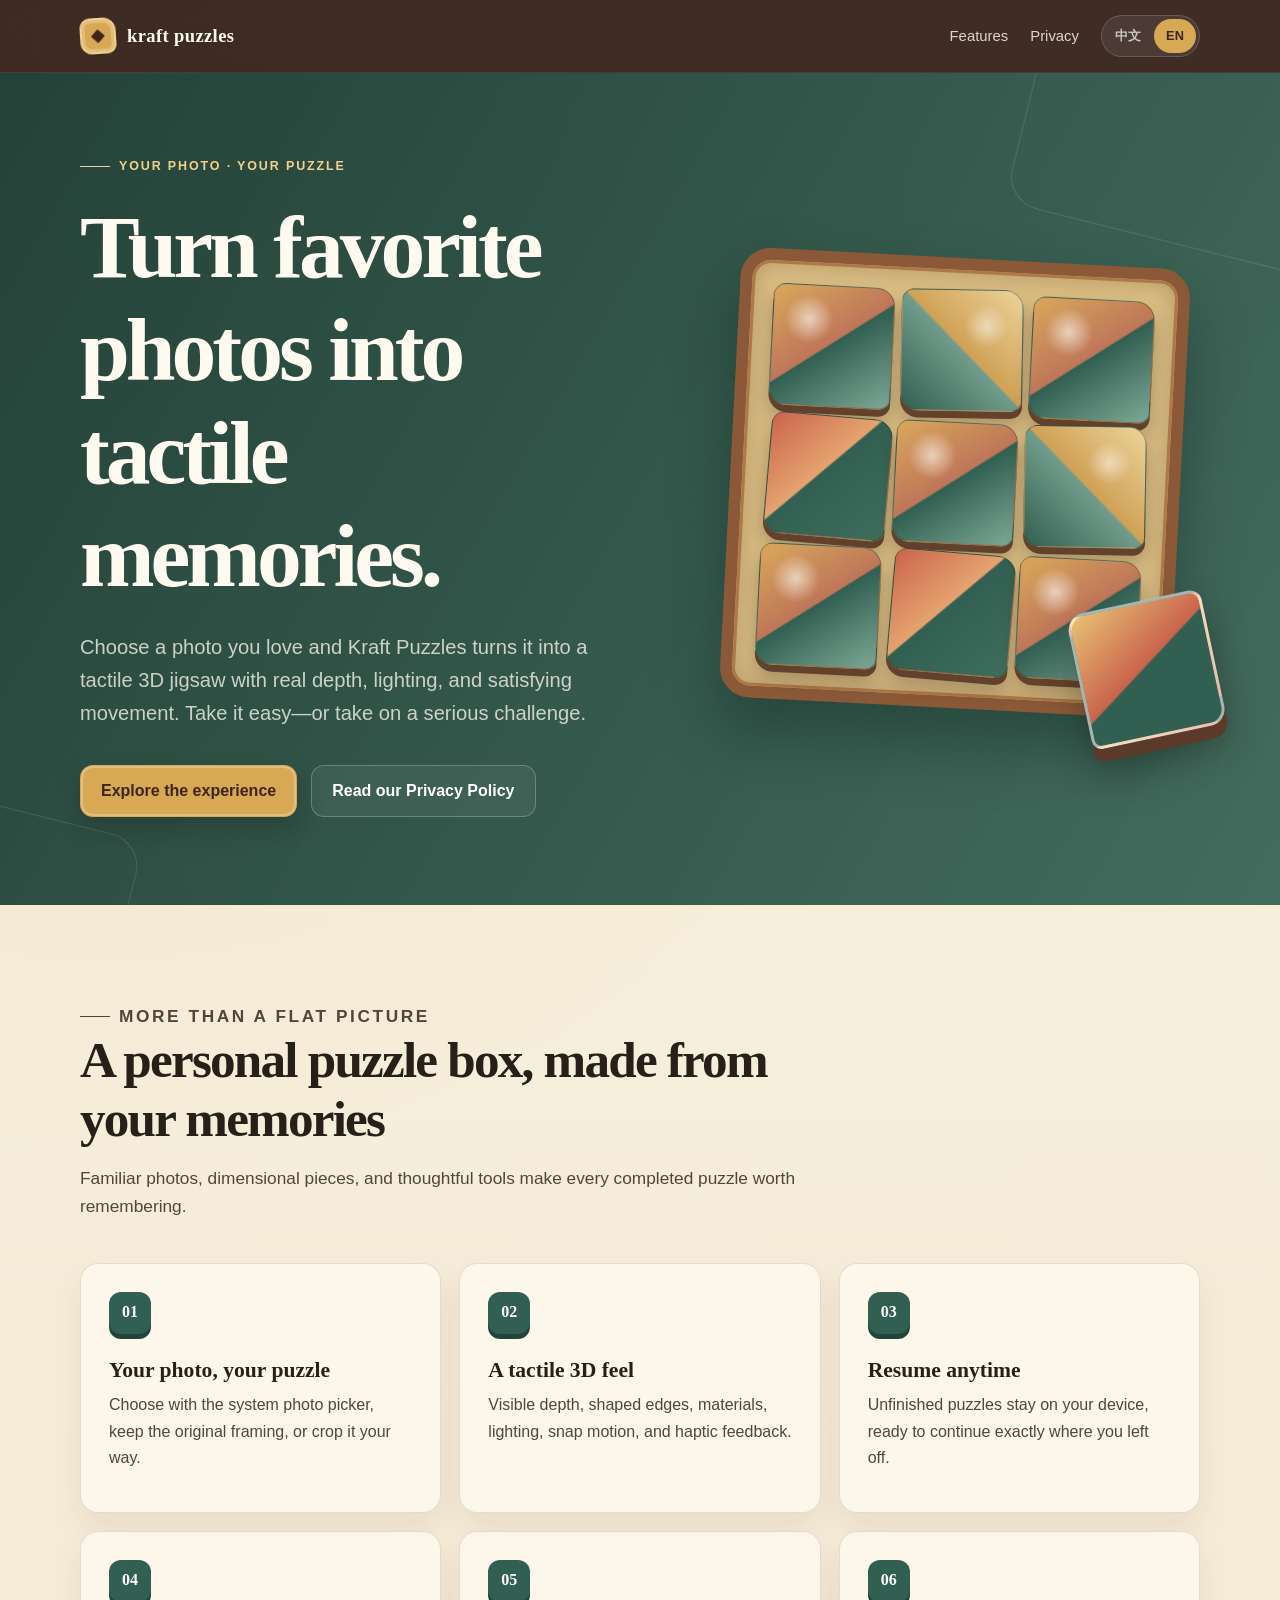
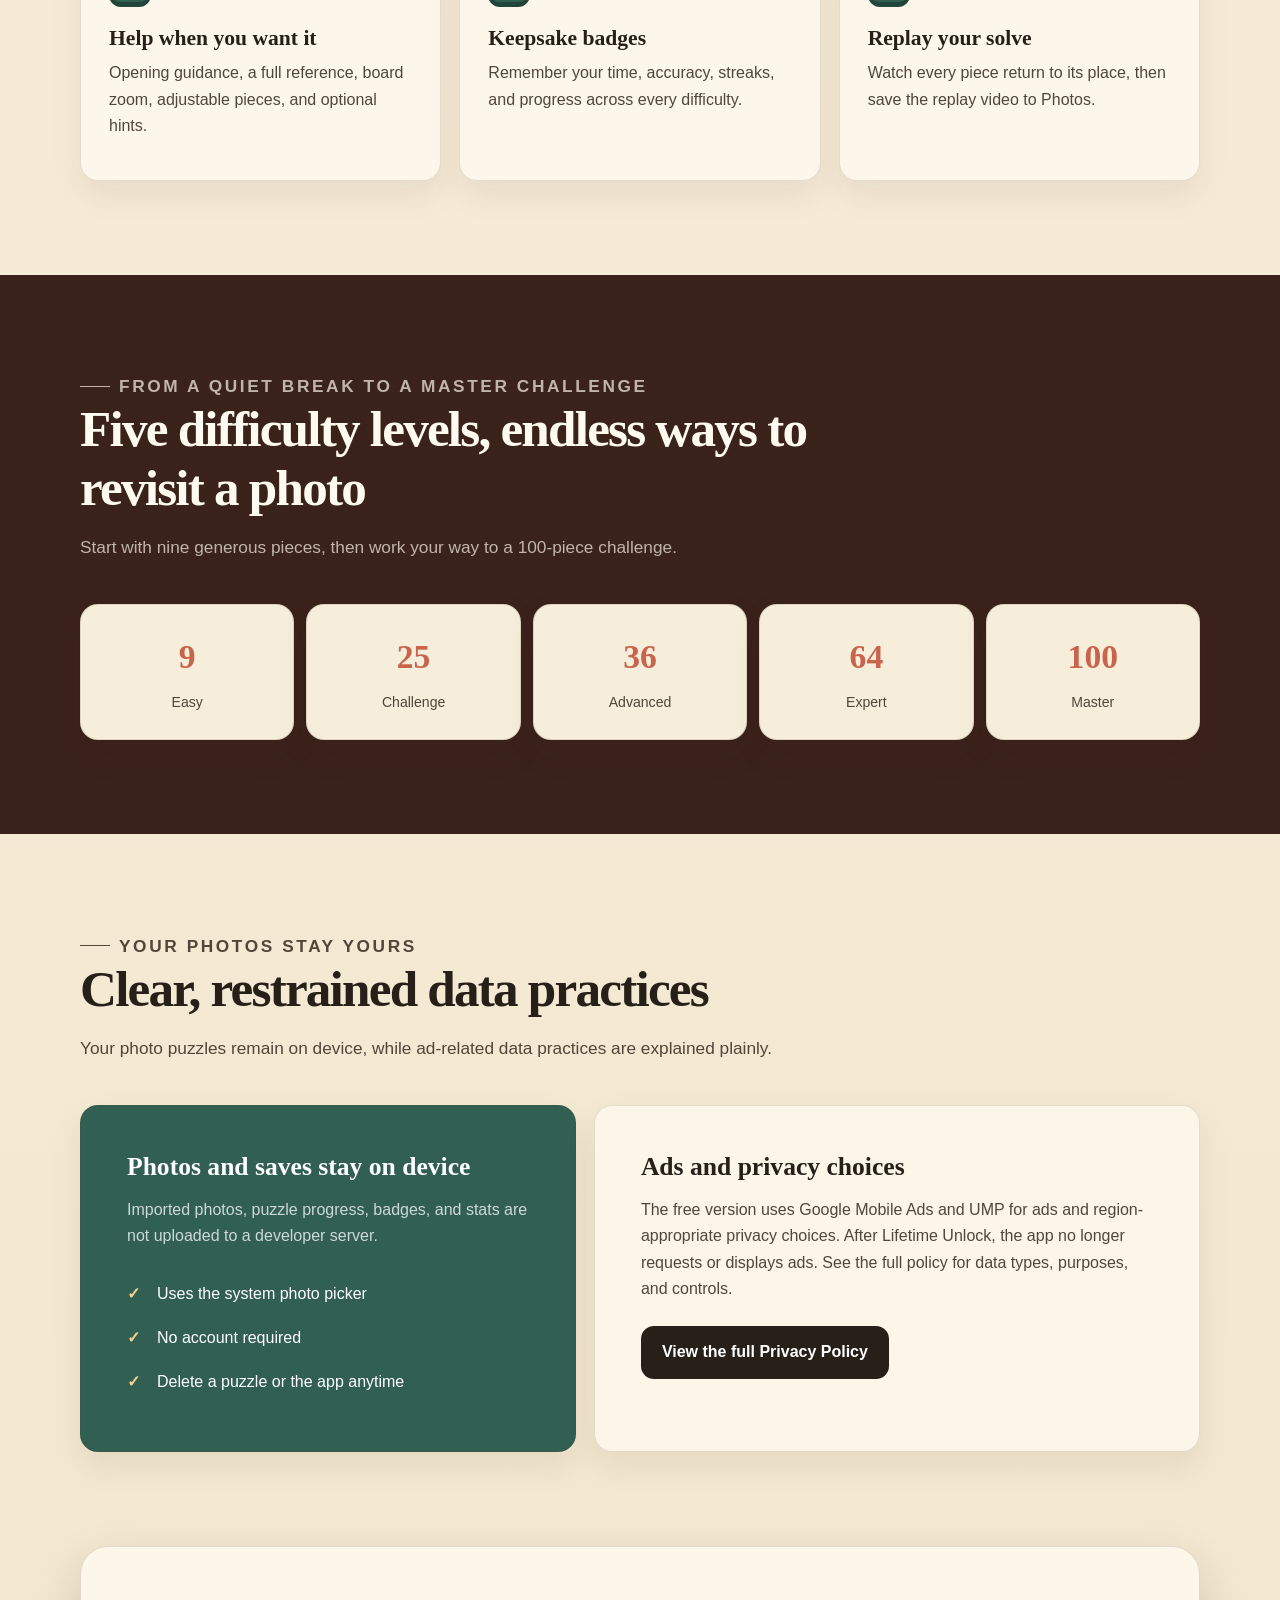
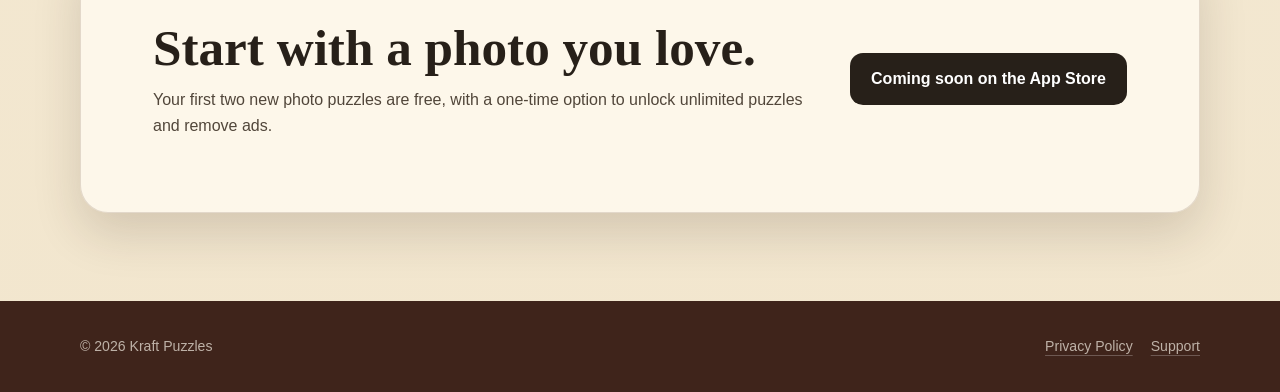
<file: index.html>
<!doctype html>
<html lang="zh-Hans">
  <head>
    <meta charset="utf-8" />
    <meta name="viewport" content="width=device-width, initial-scale=1" />
    <meta
      name="description"
      content="牛皮拼图（Kraft Puzzles）把你珍贵的照片变成有真实厚度与光影的 3D 拼图。支持 9 至 100 片、进度保存、奖章和拼图回放。"
    />
    <meta name="theme-color" content="#21453b" />
    <title>牛皮拼图 · Kraft Puzzles — 把照片拼成立体回忆</title>
    <link rel="stylesheet" href="styles.css" />
    <script src="site.js" defer></script>
  </head>
  <body>
    <a class="skip-link" href="#main">跳到主要内容 / Skip to content</a>

    <header class="site-header">
      <nav class="nav" aria-label="主导航 / Main navigation">
        <a class="brand" href="index.html" aria-label="牛皮拼图首页">
          <span class="brand-mark" aria-hidden="true">◆</span>
          <span>kraft puzzles</span>
        </a>
        <div class="nav-links">
          <a href="#features" data-language-panel="zh">特色</a>
          <a href="#features" data-language-panel="en" hidden>Features</a>
          <a class="always" href="privacy.html">
            <span data-language-panel="zh">隐私政策</span>
            <span data-language-panel="en" hidden>Privacy</span>
          </a>
          <div class="language-switcher" aria-label="选择语言 / Choose language">
            <button type="button" data-language-button="zh" aria-pressed="true">中文</button>
            <button type="button" data-language-button="en" aria-pressed="false">EN</button>
          </div>
        </div>
      </nav>
    </header>

    <main id="main">
      <section class="hero">
        <div class="hero-inner">
          <div data-language-panel="zh">
            <p class="eyebrow">你的照片 · 你的拼图</p>
            <h1>把珍贵照片，拼成立体回忆。</h1>
            <p class="hero-copy">
              从相册选择一张喜欢的照片，牛皮拼图会把它变成拥有真实厚度、光影和手感的
              3D 拼图。慢慢拼，也可以认真挑战。
            </p>
            <div class="hero-actions">
              <a class="button button-primary" href="#features">探索玩法</a>
              <a class="button button-secondary" href="privacy.html">阅读隐私政策</a>
            </div>
          </div>

          <div data-language-panel="en" hidden>
            <p class="eyebrow">Your photo · Your puzzle</p>
            <h1>Turn favorite photos into tactile memories.</h1>
            <p class="hero-copy">
              Choose a photo you love and Kraft Puzzles turns it into a tactile 3D jigsaw
              with real depth, lighting, and satisfying movement. Take it easy—or take on a
              serious challenge.
            </p>
            <div class="hero-actions">
              <a class="button button-primary" href="#features">Explore the experience</a>
              <a class="button button-secondary" href="privacy.html">Read our Privacy Policy</a>
            </div>
          </div>

          <div class="puzzle-stage" aria-hidden="true">
            <div class="puzzle-board">
              <span class="puzzle-piece"></span>
              <span class="puzzle-piece"></span>
              <span class="puzzle-piece"></span>
              <span class="puzzle-piece"></span>
              <span class="puzzle-piece"></span>
              <span class="puzzle-piece"></span>
              <span class="puzzle-piece"></span>
              <span class="puzzle-piece"></span>
              <span class="puzzle-piece"></span>
            </div>
            <span class="piece-out"></span>
          </div>
        </div>
      </section>

      <section class="section" id="features">
        <div class="section-header" data-language-panel="zh">
          <p class="eyebrow">不只是一张平面图片</p>
          <h2>一盒只属于你的数字拼图</h2>
          <p>熟悉的照片、真实的碎片质感，以及恰到好处的辅助，让每次完成都值得纪念。</p>
        </div>
        <div class="section-header" data-language-panel="en" hidden>
          <p class="eyebrow">More than a flat picture</p>
          <h2>A personal puzzle box, made from your memories</h2>
          <p>
            Familiar photos, dimensional pieces, and thoughtful tools make every completed
            puzzle worth remembering.
          </p>
        </div>

        <div class="feature-grid">
          <article class="feature-card">
            <span class="feature-number">01</span>
            <div data-language-panel="zh">
              <h3>照片即是拼图</h3>
              <p>从系统照片选择图片，保留原始比例，或裁切成正方形、横向与纵向构图。</p>
            </div>
            <div data-language-panel="en" hidden>
              <h3>Your photo, your puzzle</h3>
              <p>Choose with the system photo picker, keep the original framing, or crop it your way.</p>
            </div>
          </article>

          <article class="feature-card">
            <span class="feature-number">02</span>
            <div data-language-panel="zh">
              <h3>真正的立体手感</h3>
              <p>每一块都有可见厚度、边缘、材质与光影，配合吸附动画和触觉反馈自然归位。</p>
            </div>
            <div data-language-panel="en" hidden>
              <h3>A tactile 3D feel</h3>
              <p>Visible depth, shaped edges, materials, lighting, snap motion, and haptic feedback.</p>
            </div>
          </article>

          <article class="feature-card">
            <span class="feature-number">03</span>
            <div data-language-panel="zh">
              <h3>进度随时继续</h3>
              <p>未完成的拼图保存在本机。下次打开，从离开的那一块继续，不必重新开始。</p>
            </div>
            <div data-language-panel="en" hidden>
              <h3>Resume anytime</h3>
              <p>Unfinished puzzles stay on your device, ready to continue exactly where you left off.</p>
            </div>
          </article>

          <article class="feature-card">
            <span class="feature-number">04</span>
            <div data-language-panel="zh">
              <h3>需要时再提示</h3>
              <p>支持开局引导、完整参考图、画布缩放和可调碎片大小，帮助由你决定。</p>
            </div>
            <div data-language-panel="en" hidden>
              <h3>Help when you want it</h3>
              <p>Opening guidance, a full reference, board zoom, adjustable pieces, and optional hints.</p>
            </div>
          </article>

          <article class="feature-card">
            <span class="feature-number">05</span>
            <div data-language-panel="zh">
              <h3>拾光奖章册</h3>
              <p>记录用时、准确率、连续归位与不同难度表现，让每一种完成方式都有纪念。</p>
            </div>
            <div data-language-panel="en" hidden>
              <h3>Keepsake badges</h3>
              <p>Remember your time, accuracy, streaks, and progress across every difficulty.</p>
            </div>
          </article>

          <article class="feature-card">
            <span class="feature-number">06</span>
            <div data-language-panel="zh">
              <h3>把过程变成故事</h3>
              <p>完成后重温碎片逐块归位的过程，并可将回放视频保存到系统相册。</p>
            </div>
            <div data-language-panel="en" hidden>
              <h3>Replay your solve</h3>
              <p>Watch every piece return to its place, then save the replay video to Photos.</p>
            </div>
          </article>
        </div>
      </section>

      <section class="dark-band">
        <div class="section">
          <div class="section-header" data-language-panel="zh">
            <p class="eyebrow">从放松到大师挑战</p>
            <h2>五档难度，一张照片反复探索</h2>
            <p>先从九宫格熟悉手感，再把同一幅画面升级到百片挑战。</p>
          </div>
          <div class="section-header" data-language-panel="en" hidden>
            <p class="eyebrow">From a quiet break to a master challenge</p>
            <h2>Five difficulty levels, endless ways to revisit a photo</h2>
            <p>Start with nine generous pieces, then work your way to a 100-piece challenge.</p>
          </div>

          <div class="difficulty-grid">
            <div class="difficulty-card"><strong>9</strong><span data-language-panel="zh">轻松</span><span data-language-panel="en" hidden>Easy</span></div>
            <div class="difficulty-card"><strong>25</strong><span data-language-panel="zh">挑战</span><span data-language-panel="en" hidden>Challenge</span></div>
            <div class="difficulty-card"><strong>36</strong><span data-language-panel="zh">进阶</span><span data-language-panel="en" hidden>Advanced</span></div>
            <div class="difficulty-card"><strong>64</strong><span data-language-panel="zh">专家</span><span data-language-panel="en" hidden>Expert</span></div>
            <div class="difficulty-card"><strong>100</strong><span data-language-panel="zh">大师</span><span data-language-panel="en" hidden>Master</span></div>
          </div>
        </div>
      </section>

      <section class="section" id="privacy">
        <div class="section-header" data-language-panel="zh">
          <p class="eyebrow">照片属于你</p>
          <h2>清楚、克制的数据处理</h2>
          <p>我们把照片拼图留在设备里，同时如实说明免费版广告服务所处理的数据。</p>
        </div>
        <div class="section-header" data-language-panel="en" hidden>
          <p class="eyebrow">Your photos stay yours</p>
          <h2>Clear, restrained data practices</h2>
          <p>Your photo puzzles remain on device, while ad-related data practices are explained plainly.</p>
        </div>

        <div class="privacy-panel">
          <article class="privacy-card emphasis">
            <div data-language-panel="zh">
              <h3>照片与存档保存在本机</h3>
              <p>导入照片、拼图进度、奖章与统计不会上传到开发者服务器。</p>
              <ul class="check-list">
                <li>使用系统照片选择器</li>
                <li>无需注册账号</li>
                <li>可以随时删除拼图或 App</li>
              </ul>
            </div>
            <div data-language-panel="en" hidden>
              <h3>Photos and saves stay on device</h3>
              <p>Imported photos, puzzle progress, badges, and stats are not uploaded to a developer server.</p>
              <ul class="check-list">
                <li>Uses the system photo picker</li>
                <li>No account required</li>
                <li>Delete a puzzle or the app anytime</li>
              </ul>
            </div>
          </article>

          <article class="privacy-card">
            <div data-language-panel="zh">
              <h3>广告与隐私选择</h3>
              <p>
                免费版使用 Google Mobile Ads 与 UMP 提供广告和适用地区的隐私选项。永久解锁后，App
                不再请求或展示广告。详细数据类型、用途与选择方式请查看完整隐私政策。
              </p>
            </div>
            <div data-language-panel="en" hidden>
              <h3>Ads and privacy choices</h3>
              <p>
                The free version uses Google Mobile Ads and UMP for ads and region-appropriate privacy
                choices. After Lifetime Unlock, the app no longer requests or displays ads. See the full
                policy for data types, purposes, and controls.
              </p>
            </div>
            <p style="margin-top: 24px">
              <a class="button button-dark" href="privacy.html">
                <span data-language-panel="zh">查看完整隐私政策</span>
                <span data-language-panel="en" hidden>View the full Privacy Policy</span>
              </a>
            </p>
          </article>
        </div>
      </section>

      <section class="cta" aria-labelledby="cta-heading">
        <div data-language-panel="zh">
          <h2 id="cta-heading">从一张喜欢的照片开始。</h2>
          <p>前两个新照片拼图免费创建；也可一次购买，永久解锁无限拼图并移除广告。</p>
        </div>
        <div data-language-panel="en" hidden>
          <h2 id="cta-heading-en">Start with a photo you love.</h2>
          <p>Your first two new photo puzzles are free, with a one-time option to unlock unlimited puzzles and remove ads.</p>
        </div>
        <span class="button button-dark" aria-label="App Store 即将上线 / Coming soon on the App Store">
          <span data-language-panel="zh">App Store · 即将上线</span>
          <span data-language-panel="en" hidden>Coming soon on the App Store</span>
        </span>
      </section>
    </main>

    <footer class="site-footer">
      <div class="footer-inner">
        <span>© 2026 <span data-replace="legal-name">Kraft Puzzles</span></span>
        <div class="footer-links">
          <a href="privacy.html"><span data-language-panel="zh">隐私政策</span><span data-language-panel="en" hidden>Privacy Policy</span></a>
          <a href="mailto:smallstr0ng@icloud.com"><span data-language-panel="zh">联系支持</span><span data-language-panel="en" hidden>Support</span></a>
        </div>
      </div>
    </footer>
  </body>
</html>
</file>
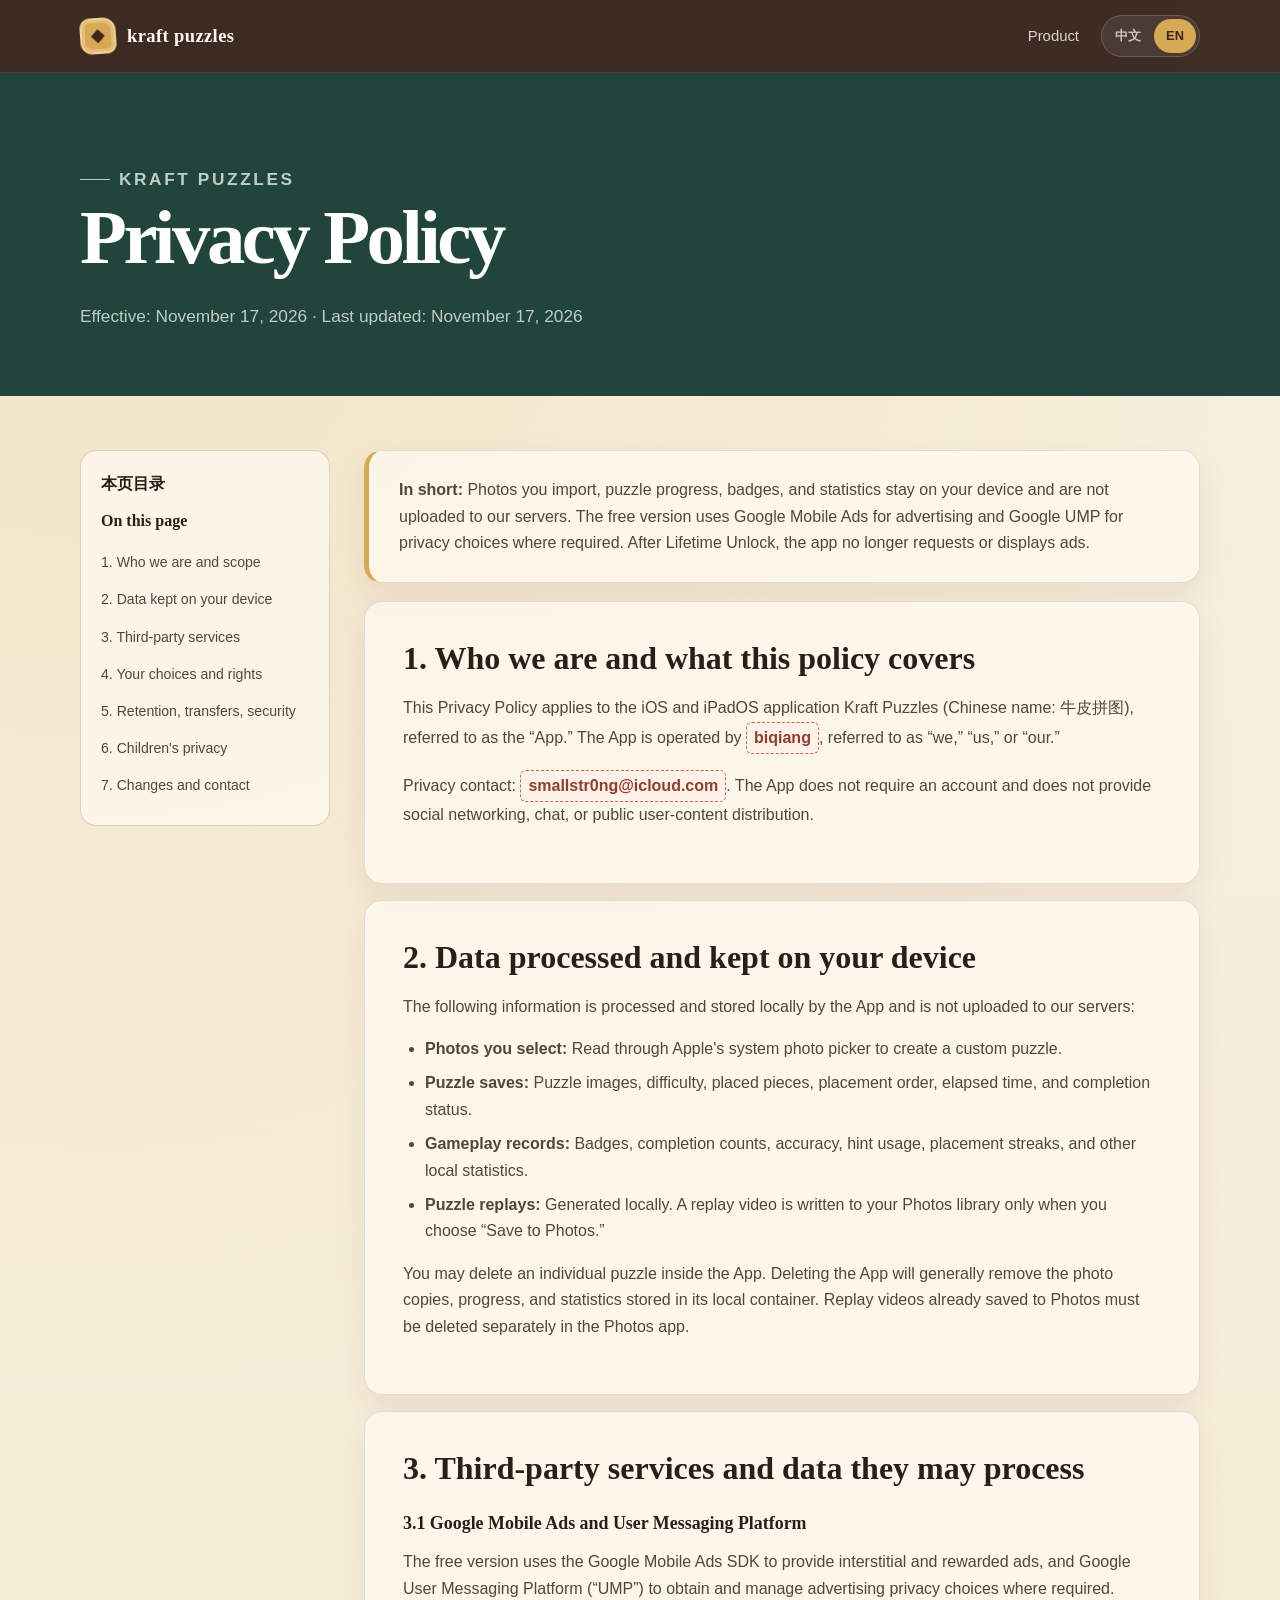
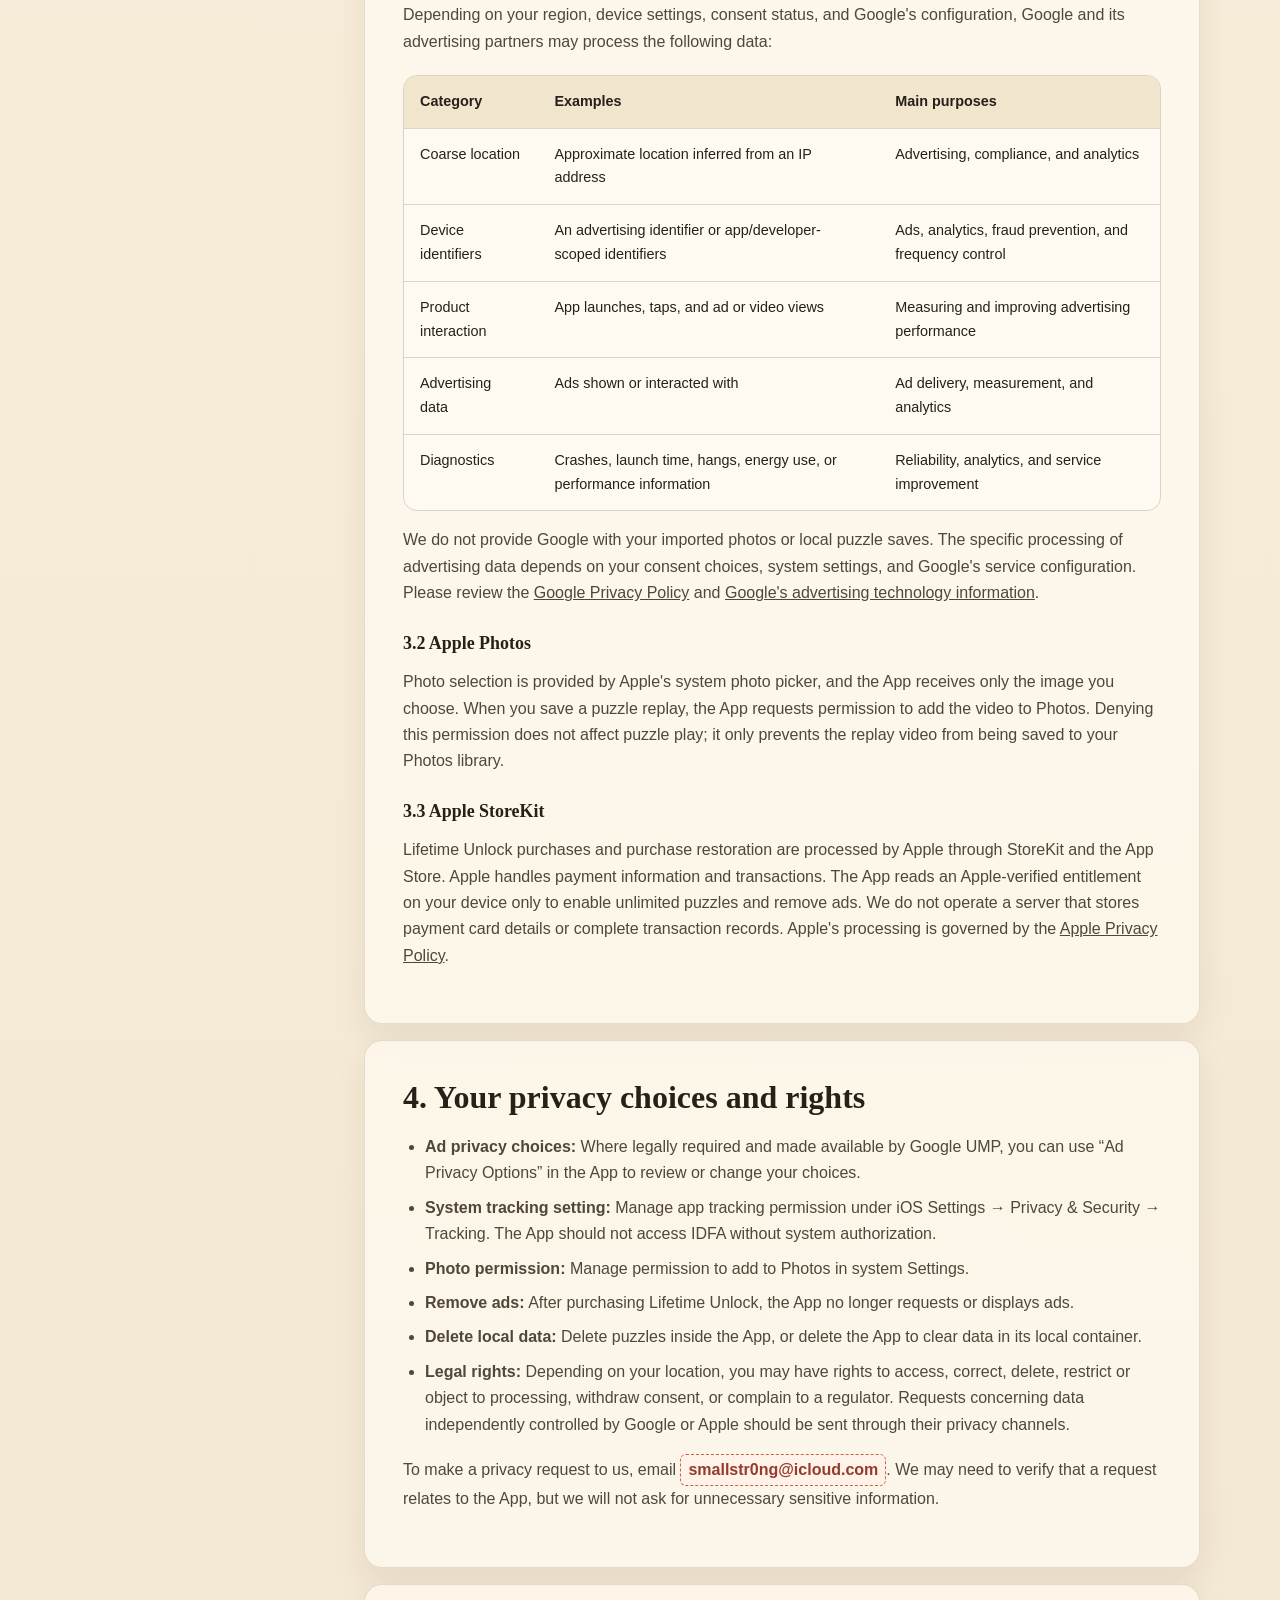
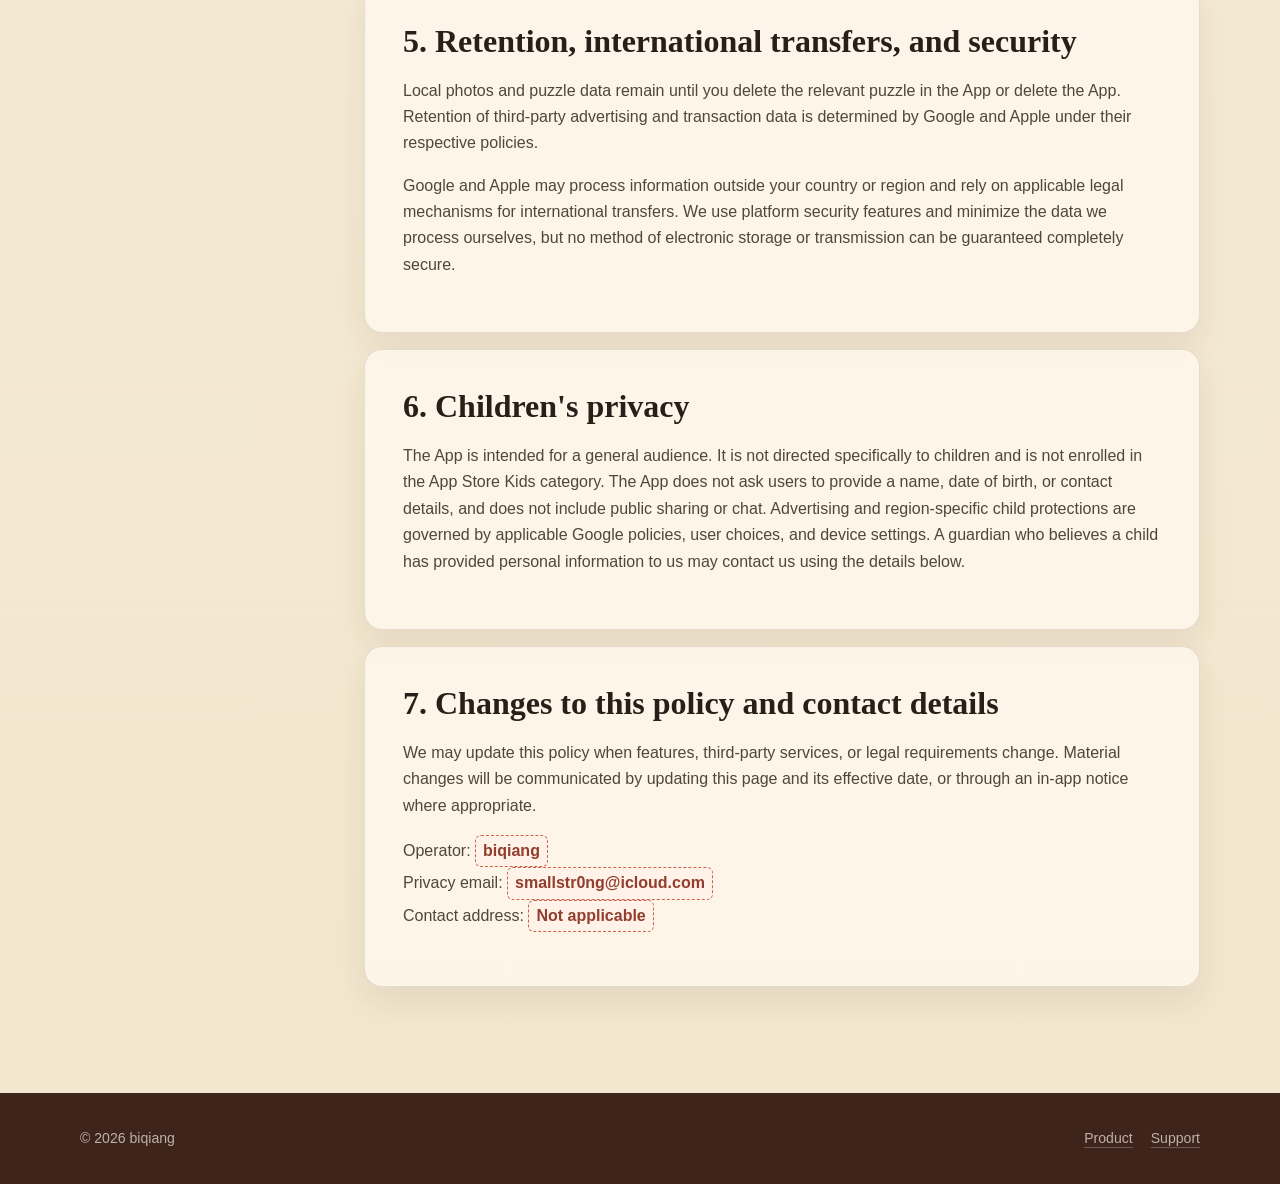
<file: privacy.html>
<!doctype html>
<html lang="zh-Hans">
  <head>
    <meta charset="utf-8" />
    <meta name="viewport" content="width=device-width, initial-scale=1" />
    <meta
      name="description"
      content="牛皮拼图（Kraft Puzzles）隐私政策：了解照片、拼图存档、广告、内购和隐私选择的处理方式。"
    />
    <meta name="theme-color" content="#21453b" />
    <title>隐私政策 · Privacy Policy — 牛皮拼图 / Kraft Puzzles</title>
    <link rel="stylesheet" href="styles.css" />
    <script src="site.js" defer></script>
  </head>
  <body>
    <a class="skip-link" href="#policy-main">跳到主要内容 / Skip to content</a>

    <header class="site-header">
      <nav class="nav" aria-label="主导航 / Main navigation">
        <a class="brand" href="index.html" aria-label="返回牛皮拼图首页">
          <span class="brand-mark" aria-hidden="true">◆</span>
          <span>kraft puzzles</span>
        </a>
        <div class="nav-links">
          <a class="always" href="index.html">
            <span data-language-panel="zh">产品介绍</span>
            <span data-language-panel="en" hidden>Product</span>
          </a>
          <div class="language-switcher" aria-label="选择语言 / Choose language">
            <button type="button" data-language-button="zh" aria-pressed="true">中文</button>
            <button type="button" data-language-button="en" aria-pressed="false">EN</button>
          </div>
        </div>
      </nav>
    </header>

    <main id="policy-main">
      <section class="policy-hero">
        <div class="policy-hero-inner" data-language-panel="zh">
          <p class="eyebrow">牛皮拼图 · Kraft Puzzles</p>
          <h1>隐私政策</h1>
          <p>生效日期：2026年11月17日　·　最后更新：2026年11月17日</p>
        </div>
        <div class="policy-hero-inner" data-language-panel="en" hidden>
          <p class="eyebrow">Kraft Puzzles</p>
          <h1>Privacy Policy</h1>
          <p>Effective: November 17, 2026 · Last updated: November 17, 2026</p>
        </div>
      </section>

      <div class="policy-layout">
        <aside class="policy-nav" aria-label="隐私政策目录 / Privacy Policy contents">
          <strong data-language-panel="zh">本页目录</strong>
          <strong data-language-panel="en" hidden>On this page</strong>
          <div data-language-panel="zh">
            <a href="#controller-zh">1. 运营者与适用范围</a>
            <a href="#local-data-zh">2. 保存在设备上的数据</a>
            <a href="#third-parties-zh">3. 第三方服务与数据</a>
            <a href="#choices-zh">4. 你的选择与权利</a>
            <a href="#retention-zh">5. 保存、传输与安全</a>
            <a href="#children-zh">6. 儿童隐私</a>
            <a href="#changes-zh">7. 变更与联系</a>
          </div>
          <div data-language-panel="en" hidden>
            <a href="#controller-en">1. Who we are and scope</a>
            <a href="#local-data-en">2. Data kept on your device</a>
            <a href="#third-parties-en">3. Third-party services</a>
            <a href="#choices-en">4. Your choices and rights</a>
            <a href="#retention-en">5. Retention, transfers, security</a>
            <a href="#children-en">6. Children's privacy</a>
            <a href="#changes-en">7. Changes and contact</a>
          </div>
        </aside>

        <article class="policy-content language-panel" data-language-panel="zh">
          <div class="summary-card">
            <p>
              <strong>简要说明：</strong>你导入的照片、拼图进度、奖章和统计保存在设备本地，不会上传到我们的服务器。
              免费版会使用 Google Mobile Ads 展示广告，并使用 Google UMP 管理适用地区的广告隐私选择；永久解锁后不再请求或展示广告。
            </p>
          </div>

          <section class="policy-section" id="controller-zh">
            <h2>1. 运营者与适用范围</h2>
            <p>
              本隐私政策适用于 iOS 与 iPadOS 应用“牛皮拼图”（英文名 Kraft Puzzles，以下简称“本 App”）。
              本 App 的运营者和数据控制者为
              <span class="placeholder">biqiang</span>（以下简称“我们”）。
            </p>
            <p>
              隐私联系邮箱：<span class="placeholder">smallstr0ng@icloud.com</span>。
              本 App 无需创建账号，也不提供社交、聊天或公开发布用户内容的功能。
            </p>
          </section>

          <section class="policy-section" id="local-data-zh">
            <h2>2. 保存在设备上的数据</h2>
            <p>以下内容由本 App 在你的设备上处理和保存，不会上传到我们的服务器：</p>
            <ul>
              <li><strong>你选择的照片：</strong>通过 Apple 系统照片选择器读取，用于生成自定义拼图。</li>
              <li><strong>拼图存档：</strong>包括拼图图像、难度、已归位碎片、放置顺序、用时和完成状态。</li>
              <li><strong>游戏记录：</strong>包括奖章、完成数量、准确率、提示使用情况、连续归位和其他本机统计。</li>
              <li><strong>拼图回放：</strong>回放在本机生成；只有当你主动选择“保存到相册”时，视频才会写入系统照片图库。</li>
            </ul>
            <p>
              你可以在 App 内删除单个拼图。删除 App 通常会同时删除 App 容器中的本机照片副本、进度与统计；已经保存到系统相册的回放视频需由你在“照片”App 中另行删除。
            </p>
          </section>

          <section class="policy-section" id="third-parties-zh">
            <h2>3. 第三方服务与可能处理的数据</h2>
            <h3>3.1 Google Mobile Ads 与 User Messaging Platform</h3>
            <p>
              免费版使用 Google Mobile Ads SDK 提供插屏广告和激励广告，并使用 Google User Messaging Platform（UMP）在适用地区收集和管理广告隐私选择。
              根据你的地区、设备设置、同意状态及 Google 的配置，Google 及其广告合作伙伴可能处理下列数据：
            </p>

            <div class="data-table-wrap">
              <table class="data-table">
                <thead>
                  <tr><th>数据类别</th><th>示例</th><th>主要目的</th></tr>
                </thead>
                <tbody>
                  <tr><td>粗略位置</td><td>由 IP 地址推断的大致位置</td><td>广告投放、合规与分析</td></tr>
                  <tr><td>设备标识符</td><td>广告标识符或 App/开发者范围内的设备标识符</td><td>广告、分析、反欺诈与频次控制</td></tr>
                  <tr><td>产品交互</td><td>App 启动、点击、广告或视频观看等交互</td><td>衡量和改善广告表现</td></tr>
                  <tr><td>广告数据</td><td>展示或互动过的广告</td><td>广告投放、衡量与分析</td></tr>
                  <tr><td>诊断数据</td><td>崩溃、启动时间、卡顿、能耗或性能信息</td><td>稳定性、分析与广告服务改进</td></tr>
                </tbody>
              </table>
            </div>

            <p>
              我们不会向 Google 提供你导入的照片或本机拼图存档。广告数据的具体处理取决于你的同意选择、系统设置和 Google 的服务配置。
              你可以查看
              <a href="https://policies.google.com/privacy" rel="noreferrer">Google 隐私权政策</a>及
              <a href="https://policies.google.com/technologies/ads" rel="noreferrer">Google 广告技术说明</a>。
            </p>

            <h3>3.2 Apple Photos</h3>
            <p>
              照片选择由 Apple 的系统照片选择器提供。本 App 仅接收你主动选择的图片。保存拼图回放时，本 App 会请求“添加到照片”的权限；拒绝该权限不会影响拼图功能，只会阻止回放视频写入系统相册。
            </p>

            <h3>3.3 Apple StoreKit</h3>
            <p>
              “永久解锁”购买与恢复购买由 Apple StoreKit 和 App Store 处理。Apple 负责付款信息和交易处理；本 App 仅在设备上读取经 Apple 验证的购买权益，以决定是否启用无限拼图和移除广告。
              我们没有自建服务器保存你的付款卡号或完整交易记录。Apple 的处理受
              <a href="https://www.apple.com/legal/privacy/" rel="noreferrer">Apple 隐私政策</a>约束。
            </p>
          </section>

          <section class="policy-section" id="choices-zh">
            <h2>4. 你的隐私选择与权利</h2>
            <ul>
              <li><strong>广告隐私选择：</strong>当法律要求且 Google UMP 提供相应入口时，你可在 App 内的“广告隐私选项”重新查看或修改选择。</li>
              <li><strong>系统跟踪设置：</strong>你可以在 iOS“设置 → 隐私与安全性 → 跟踪”中管理 App 的跟踪权限。未获得系统授权时，App 不应访问 IDFA。</li>
              <li><strong>照片权限：</strong>可在系统设置中管理“添加照片”权限。</li>
              <li><strong>移除广告：</strong>购买“永久解锁”后，本 App 不再请求或展示广告。</li>
              <li><strong>删除本机数据：</strong>可在 App 内删除拼图，或通过删除 App 清除其本机容器数据。</li>
              <li><strong>法定权利：</strong>根据你所在地区的法律，你可能享有访问、更正、删除、限制处理、反对处理、撤回同意或投诉等权利。对于由 Google 或 Apple 独立控制的数据，请通过其隐私渠道提出请求。</li>
            </ul>
            <p>如需向我们提出隐私请求，请发送邮件至 <span class="placeholder">smallstr0ng@icloud.com</span>。我们可能需要核实请求与本 App 的关联，但不会要求你提供不必要的敏感信息。</p>
          </section>

          <section class="policy-section" id="retention-zh">
            <h2>5. 数据保存、跨境传输与安全</h2>
            <p>
              本机照片与拼图数据会保留到你在 App 内删除相应拼图或删除 App 为止。第三方广告与交易数据的保存期限由 Google 和 Apple 根据其政策决定。
            </p>
            <p>
              Google 和 Apple 可能在你所在国家或地区以外处理数据，并依据适用的法律机制保护跨境传输。我们采用平台提供的安全机制，并尽量减少自身处理的数据；但任何电子存储或网络传输方式都无法保证绝对安全。
            </p>
          </section>

          <section class="policy-section" id="children-zh">
            <h2>6. 儿童隐私</h2>
            <p>
              本 App 面向一般受众，并非专门面向儿童设计，也未加入 App Store 的“儿童类别”。本 App 不要求用户提供姓名、出生日期或联系方式，也不提供公开分享和聊天功能。
              广告的提供和地区性儿童保护设置由 Google 的适用政策、用户同意和设备设置共同决定。如监护人认为儿童向我们提供了个人信息，请通过下方邮箱联系。
            </p>
          </section>

          <section class="policy-section" id="changes-zh">
            <h2>7. 政策变更与联系我们</h2>
            <p>
              我们可能因功能、第三方服务或法律要求变化而更新本政策。重大变更会通过更新本页面、生效日期，或在适当情况下通过 App 内提示告知。
            </p>
            <p>
              运营者：<span class="placeholder">biqiang</span><br />
              隐私邮箱：<span class="placeholder">smallstr0ng@icloud.com</span><br />
              联系地址：<span class="placeholder">不适用</span>
            </p>
          </section>
        </article>

        <article class="policy-content language-panel" data-language-panel="en" hidden>
          <div class="summary-card">
            <p>
              <strong>In short:</strong> Photos you import, puzzle progress, badges, and statistics stay on your device and are not uploaded to our servers.
              The free version uses Google Mobile Ads for advertising and Google UMP for privacy choices where required. After Lifetime Unlock, the app no longer requests or displays ads.
            </p>
          </div>

          <section class="policy-section" id="controller-en">
            <h2>1. Who we are and what this policy covers</h2>
            <p>
              This Privacy Policy applies to the iOS and iPadOS application Kraft Puzzles (Chinese name: 牛皮拼图), referred to as the “App.”
              The App is operated by <span class="placeholder">biqiang</span>, referred to as “we,” “us,” or “our.”
            </p>
            <p>
              Privacy contact: <span class="placeholder">smallstr0ng@icloud.com</span>.
              The App does not require an account and does not provide social networking, chat, or public user-content distribution.
            </p>
          </section>

          <section class="policy-section" id="local-data-en">
            <h2>2. Data processed and kept on your device</h2>
            <p>The following information is processed and stored locally by the App and is not uploaded to our servers:</p>
            <ul>
              <li><strong>Photos you select:</strong> Read through Apple's system photo picker to create a custom puzzle.</li>
              <li><strong>Puzzle saves:</strong> Puzzle images, difficulty, placed pieces, placement order, elapsed time, and completion status.</li>
              <li><strong>Gameplay records:</strong> Badges, completion counts, accuracy, hint usage, placement streaks, and other local statistics.</li>
              <li><strong>Puzzle replays:</strong> Generated locally. A replay video is written to your Photos library only when you choose “Save to Photos.”</li>
            </ul>
            <p>
              You may delete an individual puzzle inside the App. Deleting the App will generally remove the photo copies, progress, and statistics stored in its local container. Replay videos already saved to Photos must be deleted separately in the Photos app.
            </p>
          </section>

          <section class="policy-section" id="third-parties-en">
            <h2>3. Third-party services and data they may process</h2>
            <h3>3.1 Google Mobile Ads and User Messaging Platform</h3>
            <p>
              The free version uses the Google Mobile Ads SDK to provide interstitial and rewarded ads, and Google User Messaging Platform (“UMP”) to obtain and manage advertising privacy choices where required.
              Depending on your region, device settings, consent status, and Google's configuration, Google and its advertising partners may process the following data:
            </p>

            <div class="data-table-wrap">
              <table class="data-table">
                <thead><tr><th>Category</th><th>Examples</th><th>Main purposes</th></tr></thead>
                <tbody>
                  <tr><td>Coarse location</td><td>Approximate location inferred from an IP address</td><td>Advertising, compliance, and analytics</td></tr>
                  <tr><td>Device identifiers</td><td>An advertising identifier or app/developer-scoped identifiers</td><td>Ads, analytics, fraud prevention, and frequency control</td></tr>
                  <tr><td>Product interaction</td><td>App launches, taps, and ad or video views</td><td>Measuring and improving advertising performance</td></tr>
                  <tr><td>Advertising data</td><td>Ads shown or interacted with</td><td>Ad delivery, measurement, and analytics</td></tr>
                  <tr><td>Diagnostics</td><td>Crashes, launch time, hangs, energy use, or performance information</td><td>Reliability, analytics, and service improvement</td></tr>
                </tbody>
              </table>
            </div>

            <p>
              We do not provide Google with your imported photos or local puzzle saves. The specific processing of advertising data depends on your consent choices, system settings, and Google's service configuration.
              Please review the <a href="https://policies.google.com/privacy" rel="noreferrer">Google Privacy Policy</a> and
              <a href="https://policies.google.com/technologies/ads" rel="noreferrer">Google's advertising technology information</a>.
            </p>

            <h3>3.2 Apple Photos</h3>
            <p>
              Photo selection is provided by Apple's system photo picker, and the App receives only the image you choose. When you save a puzzle replay, the App requests permission to add the video to Photos. Denying this permission does not affect puzzle play; it only prevents the replay video from being saved to your Photos library.
            </p>

            <h3>3.3 Apple StoreKit</h3>
            <p>
              Lifetime Unlock purchases and purchase restoration are processed by Apple through StoreKit and the App Store. Apple handles payment information and transactions. The App reads an Apple-verified entitlement on your device only to enable unlimited puzzles and remove ads.
              We do not operate a server that stores payment card details or complete transaction records. Apple's processing is governed by the
              <a href="https://www.apple.com/legal/privacy/" rel="noreferrer">Apple Privacy Policy</a>.
            </p>
          </section>

          <section class="policy-section" id="choices-en">
            <h2>4. Your privacy choices and rights</h2>
            <ul>
              <li><strong>Ad privacy choices:</strong> Where legally required and made available by Google UMP, you can use “Ad Privacy Options” in the App to review or change your choices.</li>
              <li><strong>System tracking setting:</strong> Manage app tracking permission under iOS Settings → Privacy & Security → Tracking. The App should not access IDFA without system authorization.</li>
              <li><strong>Photo permission:</strong> Manage permission to add to Photos in system Settings.</li>
              <li><strong>Remove ads:</strong> After purchasing Lifetime Unlock, the App no longer requests or displays ads.</li>
              <li><strong>Delete local data:</strong> Delete puzzles inside the App, or delete the App to clear data in its local container.</li>
              <li><strong>Legal rights:</strong> Depending on your location, you may have rights to access, correct, delete, restrict or object to processing, withdraw consent, or complain to a regulator. Requests concerning data independently controlled by Google or Apple should be sent through their privacy channels.</li>
            </ul>
            <p>
              To make a privacy request to us, email <span class="placeholder">smallstr0ng@icloud.com</span>. We may need to verify that a request relates to the App, but we will not ask for unnecessary sensitive information.
            </p>
          </section>

          <section class="policy-section" id="retention-en">
            <h2>5. Retention, international transfers, and security</h2>
            <p>
              Local photos and puzzle data remain until you delete the relevant puzzle in the App or delete the App. Retention of third-party advertising and transaction data is determined by Google and Apple under their respective policies.
            </p>
            <p>
              Google and Apple may process information outside your country or region and rely on applicable legal mechanisms for international transfers. We use platform security features and minimize the data we process ourselves, but no method of electronic storage or transmission can be guaranteed completely secure.
            </p>
          </section>

          <section class="policy-section" id="children-en">
            <h2>6. Children's privacy</h2>
            <p>
              The App is intended for a general audience. It is not directed specifically to children and is not enrolled in the App Store Kids category. The App does not ask users to provide a name, date of birth, or contact details, and does not include public sharing or chat.
              Advertising and region-specific child protections are governed by applicable Google policies, user choices, and device settings. A guardian who believes a child has provided personal information to us may contact us using the details below.
            </p>
          </section>

          <section class="policy-section" id="changes-en">
            <h2>7. Changes to this policy and contact details</h2>
            <p>
              We may update this policy when features, third-party services, or legal requirements change. Material changes will be communicated by updating this page and its effective date, or through an in-app notice where appropriate.
            </p>
            <p>
              Operator: <span class="placeholder">biqiang</span><br />
              Privacy email: <span class="placeholder">smallstr0ng@icloud.com</span><br />
              Contact address: <span class="placeholder">Not applicable</span>
            </p>
          </section>
        </article>
      </div>
    </main>

    <footer class="site-footer">
      <div class="footer-inner">
        <span>© 2026 <span data-replace="legal-name">biqiang</span></span>
        <div class="footer-links">
          <a href="index.html"><span data-language-panel="zh">产品介绍</span><span data-language-panel="en" hidden>Product</span></a>
          <a href="mailto:smallstr0ng@icloud.com"><span data-language-panel="zh">联系支持</span><span data-language-panel="en" hidden>Support</span></a>
        </div>
      </div>
    </footer>
  </body>
</html>
</file>
<file: styles.css>
:root {
  color-scheme: light;
  --ink: #272019;
  --ink-soft: #51463a;
  --paper: #f6edda;
  --paper-deep: #ead8b7;
  --wood: #6f3e29;
  --wood-dark: #3f241b;
  --felt: #315f51;
  --felt-dark: #21453b;
  --brass: #d7a955;
  --coral: #c9644c;
  --cream: #fffaf0;
  --line: rgba(65, 43, 29, 0.18);
  --shadow: 0 20px 48px rgba(52, 31, 20, 0.16);
  --radius-lg: 28px;
  --radius-md: 18px;
  --page: min(1120px, calc(100% - 36px));
}

* {
  box-sizing: border-box;
}

html {
  scroll-behavior: smooth;
}

body {
  margin: 0;
  color: var(--ink);
  background:
    radial-gradient(circle at 8% 4%, rgba(215, 169, 85, 0.16), transparent 28%),
    linear-gradient(180deg, #f8f0df 0%, #f2e6ce 100%);
  font-family: -apple-system, BlinkMacSystemFont, "Segoe UI", "PingFang SC",
    "Hiragino Sans GB", "Microsoft YaHei", sans-serif;
  line-height: 1.65;
  -webkit-font-smoothing: antialiased;
}

a {
  color: inherit;
}

button,
a {
  -webkit-tap-highlight-color: transparent;
}

.skip-link {
  position: fixed;
  top: 10px;
  left: 10px;
  z-index: 100;
  padding: 10px 14px;
  border-radius: 10px;
  color: white;
  background: var(--ink);
  transform: translateY(-150%);
}

.skip-link:focus {
  transform: translateY(0);
}

.site-header {
  position: sticky;
  top: 0;
  z-index: 20;
  border-bottom: 1px solid rgba(255, 255, 255, 0.08);
  color: var(--cream);
  background: rgba(46, 28, 21, 0.92);
  backdrop-filter: blur(16px);
}

.nav {
  width: var(--page);
  min-height: 72px;
  margin: 0 auto;
  display: flex;
  align-items: center;
  gap: 26px;
}

.brand {
  display: inline-flex;
  align-items: center;
  gap: 11px;
  text-decoration: none;
  font-family: Georgia, "Times New Roman", "Songti SC", serif;
  font-size: 1.16rem;
  font-weight: 800;
  letter-spacing: 0.02em;
  white-space: nowrap;
}

.brand-mark {
  width: 36px;
  height: 36px;
  display: grid;
  place-items: center;
  border: 2px solid #f2d18c;
  border-radius: 10px 13px 9px 12px;
  color: var(--wood-dark);
  background: var(--brass);
  box-shadow: inset 0 0 0 3px rgba(255, 255, 255, 0.24);
  font-size: 1.05rem;
  transform: rotate(-4deg);
}

.nav-links {
  margin-left: auto;
  display: flex;
  align-items: center;
  gap: 22px;
}

.nav-links a {
  color: rgba(255, 250, 240, 0.82);
  text-decoration: none;
  font-size: 0.93rem;
}

.nav-links a:hover,
.nav-links a:focus-visible {
  color: white;
}

.language-switcher {
  display: inline-flex;
  gap: 3px;
  padding: 3px;
  border: 1px solid rgba(255, 255, 255, 0.16);
  border-radius: 999px;
  background: rgba(255, 255, 255, 0.07);
}

.language-switcher button {
  min-width: 42px;
  padding: 6px 10px;
  border: 0;
  border-radius: 999px;
  color: rgba(255, 255, 255, 0.7);
  background: transparent;
  font: inherit;
  font-size: 0.8rem;
  font-weight: 700;
  cursor: pointer;
}

.language-switcher button[aria-pressed="true"] {
  color: var(--wood-dark);
  background: var(--brass);
}

.hero {
  position: relative;
  overflow: hidden;
  color: var(--cream);
  background:
    linear-gradient(120deg, rgba(28, 59, 50, 0.96), rgba(49, 95, 81, 0.91)),
    repeating-linear-gradient(90deg, transparent 0 33px, rgba(255, 255, 255, 0.025) 34px 35px);
}

.hero::before,
.hero::after {
  content: "";
  position: absolute;
  border: 1px solid rgba(255, 255, 255, 0.12);
  border-radius: 34px;
  transform: rotate(14deg);
}

.hero::before {
  width: 320px;
  height: 320px;
  right: -80px;
  top: -150px;
}

.hero::after {
  width: 210px;
  height: 210px;
  left: -90px;
  bottom: -120px;
}

.hero-inner {
  position: relative;
  z-index: 1;
  width: var(--page);
  min-height: 650px;
  margin: 0 auto;
  display: grid;
  grid-template-columns: minmax(0, 1.05fr) minmax(340px, 0.95fr);
  align-items: center;
  gap: clamp(48px, 7vw, 96px);
  padding: 76px 0 88px;
}

.eyebrow {
  display: inline-flex;
  align-items: center;
  gap: 9px;
  margin: 0 0 18px;
  color: #f2d18c;
  font-size: 0.78rem;
  font-weight: 800;
  letter-spacing: 0.15em;
  text-transform: uppercase;
}

.eyebrow::before {
  content: "";
  width: 30px;
  height: 1px;
  background: currentColor;
}

h1,
h2,
h3 {
  font-family: Georgia, "Times New Roman", "Songti SC", serif;
  line-height: 1.15;
}

h1 {
  max-width: 720px;
  margin: 0;
  font-size: clamp(3rem, 7vw, 5.8rem);
  letter-spacing: -0.045em;
}

.hero-copy {
  max-width: 650px;
  margin: 24px 0 0;
  color: rgba(255, 250, 240, 0.76);
  font-size: clamp(1.05rem, 1.8vw, 1.26rem);
}

.hero-actions {
  margin-top: 34px;
  display: flex;
  flex-wrap: wrap;
  align-items: center;
  gap: 14px;
}

.button {
  min-height: 50px;
  display: inline-flex;
  align-items: center;
  justify-content: center;
  gap: 10px;
  padding: 12px 20px;
  border: 1px solid transparent;
  border-radius: 13px;
  text-decoration: none;
  font-weight: 800;
  transition: transform 160ms ease, box-shadow 160ms ease, background 160ms ease;
}

.button:hover {
  transform: translateY(-2px);
}

.button-primary {
  color: var(--wood-dark);
  background: var(--brass);
  box-shadow: 0 11px 24px rgba(21, 16, 11, 0.24), inset 0 0 0 2px rgba(255, 255, 255, 0.24);
}

.button-secondary {
  border-color: rgba(255, 255, 255, 0.23);
  color: white;
  background: rgba(255, 255, 255, 0.06);
}

.button-dark {
  color: white;
  background: var(--ink);
}

.puzzle-stage {
  position: relative;
  aspect-ratio: 1 / 1;
  display: grid;
  place-items: center;
}

.puzzle-board {
  width: min(100%, 450px);
  aspect-ratio: 1;
  padding: 22px;
  display: grid;
  grid-template-columns: repeat(3, 1fr);
  gap: 8px;
  border: 12px solid #8b5938;
  border-radius: 30px;
  background: #d9bd83;
  box-shadow:
    0 34px 60px rgba(10, 30, 24, 0.36),
    inset 0 0 0 3px #ad7947,
    inset 0 0 24px rgba(76, 42, 24, 0.3);
  transform: rotate(3deg);
}

.puzzle-piece {
  position: relative;
  border: 1px solid rgba(32, 44, 32, 0.35);
  border-radius: 13px 19px 12px 18px;
  background:
    radial-gradient(circle at 30% 28%, rgba(255, 255, 255, 0.6), transparent 20%),
    linear-gradient(145deg, #d9a85b, #be7659 48%, #315f51 49%, #7ea997);
  box-shadow: 0 7px 0 #62422d, 0 13px 17px rgba(30, 21, 15, 0.26);
}

.puzzle-piece:nth-child(2n) {
  transform: translateY(-3px) rotate(-2deg);
  background:
    radial-gradient(circle at 70% 30%, rgba(255, 255, 255, 0.5), transparent 18%),
    linear-gradient(45deg, #315f51, #719c8b 50%, #d0a156 51%, #ecd49b);
}

.puzzle-piece:nth-child(4n) {
  transform: translateX(3px) rotate(2deg);
  background: linear-gradient(135deg, #c9644c, #e5a36f 45%, #315f51 46%, #406e5d);
}

.piece-out {
  position: absolute;
  width: 28%;
  aspect-ratio: 1;
  right: -3%;
  bottom: -2%;
  border: 3px solid rgba(255, 255, 255, 0.55);
  border-radius: 18px 12px 17px 10px;
  background: linear-gradient(145deg, #e8c273, #c9644c 48%, #315f51 49%);
  box-shadow: 0 13px 0 #5b3a29, 0 22px 35px rgba(22, 20, 15, 0.35);
  transform: rotate(-12deg);
}

.section {
  width: var(--page);
  margin: 0 auto;
  padding: 94px 0;
}

.section-header {
  max-width: 740px;
  margin-bottom: 42px;
}

.section-header h2 {
  margin: 0 0 15px;
  font-size: clamp(2.1rem, 4vw, 3.5rem);
  letter-spacing: -0.035em;
}

.section-header p {
  margin: 0;
  color: var(--ink-soft);
  font-size: 1.08rem;
}

.feature-grid {
  display: grid;
  grid-template-columns: repeat(3, minmax(0, 1fr));
  gap: 18px;
}

.feature-card,
.difficulty-card,
.privacy-card,
.policy-section,
.summary-card {
  border: 1px solid rgba(88, 58, 39, 0.14);
  border-radius: var(--radius-md);
  background: rgba(255, 250, 240, 0.74);
  box-shadow: 0 14px 32px rgba(71, 44, 28, 0.08);
}

.feature-card {
  min-height: 250px;
  padding: 28px;
}

.feature-number {
  width: 42px;
  height: 42px;
  display: grid;
  place-items: center;
  border-radius: 12px;
  color: white;
  background: var(--felt);
  font-family: Georgia, serif;
  font-weight: 800;
  box-shadow: 0 5px 0 var(--felt-dark);
}

.feature-card h3 {
  margin: 24px 0 10px;
  font-size: 1.35rem;
}

.feature-card p {
  margin: 0;
  color: var(--ink-soft);
}

.dark-band {
  color: var(--cream);
  background:
    linear-gradient(rgba(54, 30, 23, 0.98), rgba(54, 30, 23, 0.98)),
    repeating-linear-gradient(0deg, transparent 0 14px, rgba(255, 255, 255, 0.03) 15px);
}

.dark-band .section-header p {
  color: rgba(255, 250, 240, 0.68);
}

.difficulty-grid {
  display: grid;
  grid-template-columns: repeat(5, minmax(0, 1fr));
  gap: 12px;
}

.difficulty-card {
  padding: 24px 16px;
  text-align: center;
  color: var(--ink);
  background: var(--paper);
}

.difficulty-card strong {
  display: block;
  margin-bottom: 5px;
  color: var(--coral);
  font-family: Georgia, serif;
  font-size: 2.1rem;
}

.difficulty-card span {
  color: var(--ink-soft);
  font-size: 0.88rem;
}

.privacy-panel {
  display: grid;
  grid-template-columns: 0.9fr 1.1fr;
  gap: 18px;
}

.privacy-card {
  padding: clamp(28px, 4vw, 46px);
}

.privacy-card.emphasis {
  color: white;
  background: var(--felt);
}

.privacy-card h3 {
  margin: 0 0 16px;
  font-size: 1.6rem;
}

.privacy-card p {
  margin: 0;
  color: var(--ink-soft);
}

.privacy-card.emphasis p {
  color: rgba(255, 255, 255, 0.76);
}

.check-list {
  margin: 22px 0 0;
  padding: 0;
  list-style: none;
}

.check-list li {
  position: relative;
  padding: 9px 0 9px 30px;
}

.check-list li::before {
  content: "✓";
  position: absolute;
  left: 0;
  color: #f1d28e;
  font-weight: 900;
}

.cta {
  width: var(--page);
  margin: 0 auto 88px;
  padding: clamp(38px, 7vw, 72px);
  display: grid;
  grid-template-columns: 1fr auto;
  align-items: center;
  gap: 30px;
  border: 1px solid rgba(88, 58, 39, 0.16);
  border-radius: var(--radius-lg);
  background: rgba(255, 250, 240, 0.82);
  box-shadow: var(--shadow);
}

.cta h2 {
  margin: 0 0 9px;
  font-size: clamp(2rem, 4vw, 3.3rem);
}

.cta p {
  margin: 0;
  color: var(--ink-soft);
}

.site-footer {
  padding: 34px 0;
  color: rgba(255, 250, 240, 0.66);
  background: var(--wood-dark);
}

.footer-inner {
  width: var(--page);
  margin: 0 auto;
  display: flex;
  align-items: center;
  justify-content: space-between;
  gap: 24px;
  font-size: 0.88rem;
}

.footer-links {
  display: flex;
  flex-wrap: wrap;
  gap: 18px;
}

.footer-links a {
  text-decoration-color: rgba(255, 255, 255, 0.24);
  text-underline-offset: 4px;
}

/* Privacy page */
.policy-hero {
  color: white;
  background: var(--felt-dark);
}

.policy-hero-inner {
  width: var(--page);
  margin: 0 auto;
  padding: 72px 0 66px;
}

.policy-hero h1 {
  max-width: 850px;
  font-size: clamp(2.8rem, 6vw, 5rem);
}

.policy-hero p {
  max-width: 760px;
  margin: 20px 0 0;
  color: rgba(255, 255, 255, 0.72);
  font-size: 1.08rem;
}

.policy-layout {
  width: var(--page);
  margin: 0 auto;
  display: grid;
  grid-template-columns: 250px minmax(0, 1fr);
  align-items: start;
  gap: 34px;
  padding: 54px 0 90px;
}

.policy-nav {
  position: sticky;
  top: 98px;
  padding: 20px;
  border: 1px solid var(--line);
  border-radius: 16px;
  background: rgba(255, 250, 240, 0.72);
}

.policy-nav strong {
  display: block;
  margin-bottom: 10px;
  font-family: Georgia, "Songti SC", serif;
}

.policy-nav a {
  display: block;
  padding: 7px 0;
  color: var(--ink-soft);
  text-decoration: none;
  font-size: 0.88rem;
}

.policy-nav a:hover,
.policy-nav a:focus-visible {
  color: var(--coral);
}

.policy-content {
  min-width: 0;
}

.summary-card {
  margin-bottom: 18px;
  padding: 26px 30px;
  border-left: 5px solid var(--brass);
}

.summary-card p {
  margin: 0;
  color: var(--ink-soft);
}

.policy-section {
  margin-bottom: 16px;
  padding: clamp(24px, 4vw, 38px);
}

.policy-section h2 {
  margin: 0 0 18px;
  font-size: clamp(1.45rem, 3vw, 2rem);
}

.policy-section h3 {
  margin: 26px 0 10px;
  font-size: 1.12rem;
}

.policy-section p,
.policy-section li {
  color: var(--ink-soft);
}

.policy-section ul {
  padding-left: 22px;
}

.policy-section li + li {
  margin-top: 8px;
}

.data-table-wrap {
  overflow-x: auto;
  margin-top: 20px;
  border: 1px solid var(--line);
  border-radius: 14px;
}

.data-table {
  width: 100%;
  min-width: 640px;
  border-collapse: collapse;
  background: rgba(255, 255, 255, 0.36);
  font-size: 0.9rem;
}

.data-table th,
.data-table td {
  padding: 14px 16px;
  border-bottom: 1px solid var(--line);
  text-align: left;
  vertical-align: top;
}

.data-table th {
  color: var(--ink);
  background: rgba(234, 216, 183, 0.6);
}

.data-table tr:last-child td {
  border-bottom: 0;
}

.placeholder {
  display: inline-block;
  padding: 2px 7px;
  border: 1px dashed var(--coral);
  border-radius: 6px;
  color: #923d2d;
  background: #fff2e8;
  font-weight: 800;
}

.language-panel[hidden] {
  display: none !important;
}

:focus-visible {
  outline: 3px solid #efc56e;
  outline-offset: 3px;
}

@media (prefers-reduced-motion: reduce) {
  html {
    scroll-behavior: auto;
  }

  *,
  *::before,
  *::after {
    animation-duration: 0.01ms !important;
    transition-duration: 0.01ms !important;
  }
}

@media (max-width: 900px) {
  .nav-links > a:not(.always) {
    display: none;
  }

  .hero-inner {
    grid-template-columns: 1fr;
    padding-top: 64px;
  }

  .puzzle-stage {
    width: min(550px, 94%);
    margin: 0 auto;
  }

  .feature-grid {
    grid-template-columns: repeat(2, minmax(0, 1fr));
  }

  .difficulty-grid {
    grid-template-columns: repeat(3, minmax(0, 1fr));
  }

  .privacy-panel,
  .policy-layout {
    grid-template-columns: 1fr;
  }

  .policy-nav {
    position: static;
  }
}

@media (max-width: 620px) {
  :root {
    --page: min(100% - 24px, 1120px);
  }

  .nav {
    min-height: 64px;
    gap: 10px;
  }

  .brand {
    font-size: 1rem;
  }

  .brand-mark {
    width: 32px;
    height: 32px;
  }

  .nav-links {
    gap: 8px;
  }

  .nav-links > a {
    display: none;
  }

  .language-switcher button {
    min-width: 37px;
    padding: 5px 8px;
  }

  .hero-inner {
    min-height: auto;
    gap: 42px;
    padding: 58px 0 68px;
  }

  h1 {
    font-size: clamp(2.7rem, 15vw, 4rem);
  }

  .hero-actions,
  .hero-actions .button {
    width: 100%;
  }

  .puzzle-board {
    padding: 16px;
    border-width: 9px;
  }

  .section {
    padding: 68px 0;
  }

  .feature-grid,
  .difficulty-grid {
    grid-template-columns: 1fr;
  }

  .feature-card {
    min-height: auto;
  }

  .difficulty-card {
    display: flex;
    align-items: center;
    justify-content: space-between;
    text-align: left;
  }

  .difficulty-card strong {
    margin: 0;
  }

  .cta {
    grid-template-columns: 1fr;
    margin-bottom: 62px;
  }

  .cta .button {
    width: 100%;
  }

  .footer-inner {
    align-items: flex-start;
    flex-direction: column;
  }

  .policy-hero-inner {
    padding: 56px 0 50px;
  }

  .policy-layout {
    padding-top: 32px;
  }

  .summary-card,
  .policy-section {
    padding: 22px;
  }
}
</file>
